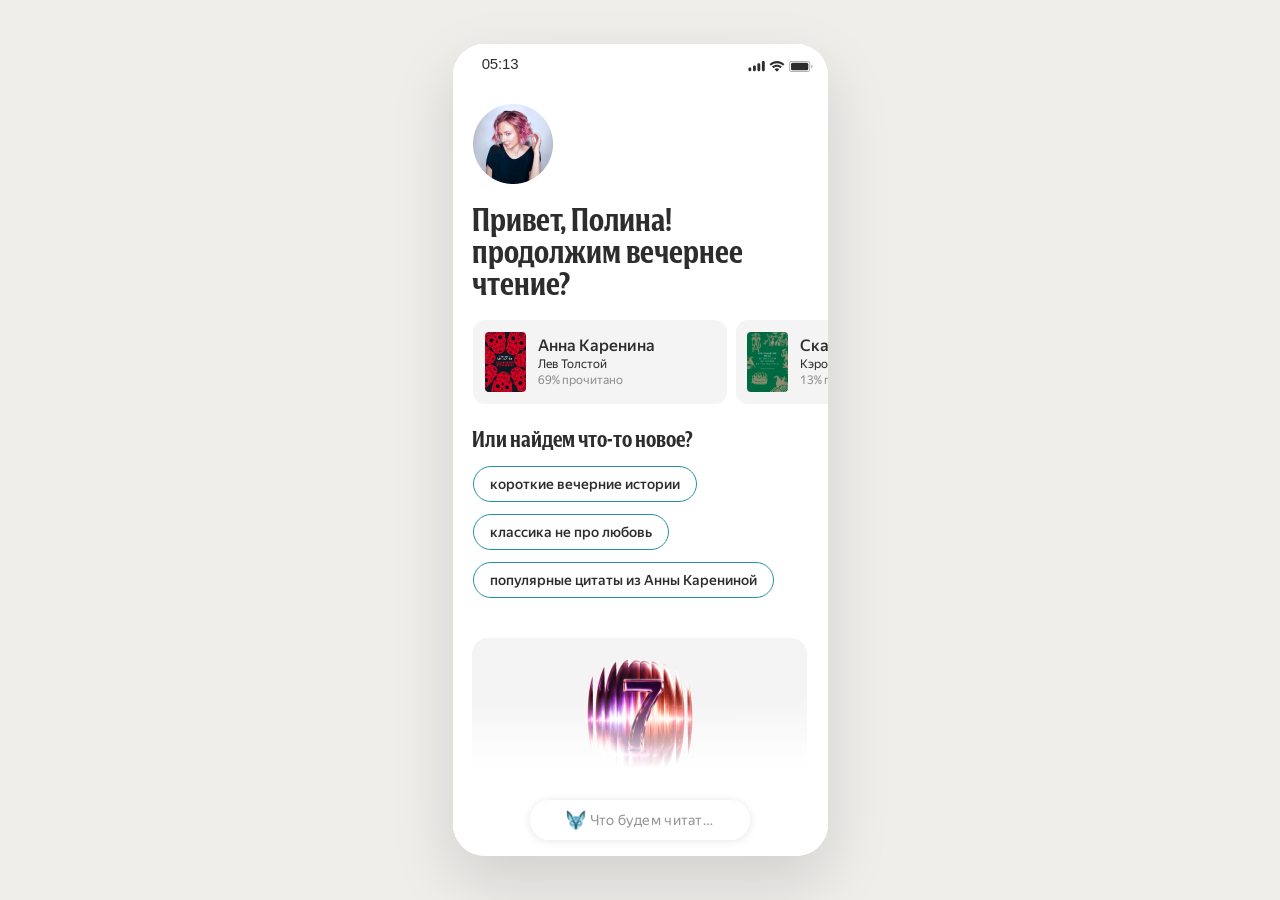
<file: index.html>
<!doctype html><html lang="ru"><meta charset="utf-8"><meta name="viewport" content="width=device-width,initial-scale=1,viewport-fit=cover"><title>Книги — живая лента</title><link rel="stylesheet" href="style.css?v=2e64ebf5f9"><link rel="stylesheet" href="ui-v2.css?v=5c778b6b03"><link rel="stylesheet" href="carousels.css?v=7c44cdc87c">
<link rel="stylesheet" href="refinements.css?v=cc8bafafff"><main class="stage"><aside><div class="eyebrow">ЯНДЕКС КНИГИ · КОНЦЕПТ</div><h1>Чтение<br>одной лентой</h1><p>Книга, вопросы и новые истории — в одном потоке.</p><nav id="scenarios" aria-label="Сценарии прототипа"></nav><small>375 × 812 · листайте внутри экрана<br>Нажмите на текст, чтобы вернуть управление</small><button id="reset" class="reset">Начать заново ↺</button></aside><div id="shell"><div id="phone"><div id="scroll"><div id="feed"></div></div><div id="status"><span>05:13</span><span>▮▮▮ ᯤ ▰</span></div><header id="bookbar"><button id="collapse" aria-label="Свернуть книгу">⌄</button><div><b id="booktitle">Анна Каренина</b><span id="author">Лев Толстой</span></div><button id="settings" aria-label="Настройки чтения">☷</button><button id="more" aria-label="Меню книги">•••</button></header><footer id="footer"><div id="mini" hidden><span><b>Дама с собачкой</b><br>Антон Чехов</span><button id="resume">К чтению</button></div><div id="progress"><i></i></div><div class="controlrow"><button id="spark" class="round" aria-label="Количество ИИ-вставок">✦</button><button id="ask">Что будем читать?</button><div id="audio" hidden><button id="rewind" aria-label="Назад 15 секунд">↶<small>15</small></button><button id="play" aria-label="Пауза">Ⅱ</button><button id="forward" aria-label="Вперёд 30 секунд">↷<small>30</small></button></div></div><div id="context"></div></footer><button id="floating" aria-label="Показать управление">✦</button><div id="shade" hidden></div><section id="sheet" hidden aria-modal="true" role="dialog"><div class="handle"></div><button id="close" aria-label="Закрыть">×</button><div id="sheetbody"></div></section><div id="toast" role="status"></div></div></div><div class="hint">От приветствия — к следующей книге.<br>Все переходы доступны в меню слева.</div></main><script src="data.js?v=9e923ca896"></script><script src="app.js?v=10cc58822e"></script><script src="ui-v2.js?v=d427900785"></script><script src="carousels.js?v=af8f767360"></script><script src="refinements.js?v=6250808459"></script></html>
</file>
<file: style.css>
@font-face{font-family:YS;src:url('fonts/YSText.ttf')}@font-face{font-family:YS;src:url('fonts/YSText-Medium.ttf');font-weight:500}@font-face{font-family:Books;src:url('fonts/YSBooks.otf')}@font-face{font-family:Books;src:url('fonts/YSBooks-Semibold.otf');font-weight:600}@font-face{font-family:Literata;src:url('fonts/Literata.ttf');font-weight:100 900}*{box-sizing:border-box}body{margin:0;background:#efeeeb;color:#292929;font-family:YS,Arial,sans-serif}button,input,textarea{font:inherit}button{cursor:pointer;border:0;color:inherit}button:focus-visible{outline:2px solid #008f9b;outline-offset:3px}button:active{transform:scale(.97)}.stage{display:flex;gap:80px;align-items:center;justify-content:center;min-height:100vh;padding:40px}aside{width:270px}.eyebrow{font-size:11px;letter-spacing:1.6px;color:#777}h1{font-family:Books;font-size:46px;line-height:1.05;font-weight:600;margin:26px 0 16px}aside p{color:#777;font-size:15px;line-height:1.45;margin-bottom:26px}nav{display:flex;flex-direction:column;gap:3px}nav button{text-align:left;background:none;padding:9px 12px;border-radius:10px;color:#777;font-size:14px}nav button.active{background:#fff;color:#222}nav button span{display:inline-block;width:25px;font-size:11px;opacity:.5}aside small{display:block;font-size:11px;line-height:1.6;color:#999;margin-top:24px}.reset{background:none;color:#777;padding:18px 0;font-size:12px}#shell{width:375px;height:812px;flex-shrink:0;position:relative;box-shadow:0 25px 65px #0002;border-radius:32px;overflow:hidden}#phone{width:375px;height:812px;background:var(--paper,#fff);position:relative;overflow:hidden;--ink:#303030;color:var(--ink)}#scroll{height:812px;overflow-y:auto;overflow-x:hidden;scrollbar-width:none;overscroll-behavior:contain;touch-action:pan-y}#scroll::-webkit-scrollbar{display:none}#feed{padding-top:40px;padding-bottom:110px}.section{position:relative;width:375px;flex-shrink:0}.node{position:absolute;box-sizing:border-box}.text{white-space:pre-wrap;overflow:visible}.art{object-fit:fill;display:block}.hot{position:absolute;background:transparent;border:0;padding:0;z-index:3}.hot:hover{background:#008b9808;border-radius:10px}#status{height:40px;position:absolute;top:0;left:0;width:375px;background:var(--paper,#fff);display:flex;align-items:center;justify-content:space-between;padding:0 27px;font-family:Arial;font-size:15px;z-index:15}#bookbar{position:absolute;top:40px;left:16px;right:16px;height:50px;display:flex;gap:8px;align-items:center;padding:8px 12px;background:color-mix(in srgb,var(--paper,#fff) 90%,#eee);border-radius:18px;box-shadow:0 1px 10px #0001;z-index:12;transition:transform .24s,opacity .24s}#bookbar button{border-radius:50%;width:32px;height:32px;flex-shrink:0;background:#eaeaea;font-size:20px}#bookbar>div{flex:1;font-size:14px;line-height:18px}#bookbar b{font-weight:500}#bookbar span{display:block;font-size:12px;color:#999}#footer{position:absolute;bottom:0;width:375px;padding:75px 16px 12px;background:linear-gradient(transparent,var(--paper,#fff) 45%);z-index:12;transition:transform .24s,opacity .24s}#footer.home{padding-top:20px}#progress{height:4px;background:#d8d8d8;border-radius:2px;margin:0 0 12px;overflow:hidden}#progress i{display:block;width:55%;height:100%;background:#666}.controlrow{display:flex;align-items:center;gap:8px;height:36px}.round,#audio button{background:#fafafa;border-radius:50%;width:36px;height:36px;box-shadow:0 1px 8px #0001;flex-shrink:0;font-size:22px}#ask{height:36px;border-radius:30px;text-align:left;padding:0 16px;background:#fafafa;box-shadow:0 1px 8px #0001;flex:1;min-width:0;overflow:hidden;text-overflow:ellipsis;white-space:nowrap;font-size:14px;color:#999}#audio{display:flex;gap:8px}#audio[hidden]{display:none}#audio button{position:relative;font-size:22px}#audio small{position:absolute;left:14px;bottom:5px;font-size:7px}#context{font-size:10px;color:#999;text-align:center;margin:12px 0 0;min-height:12px}#context:empty{display:none}#floating{display:none;position:absolute;bottom:35px;left:16px;border-radius:50%;width:44px;height:44px;background:#fafafae8;box-shadow:0 1px 9px #0001;font-size:25px;z-index:11}.hidden-controls #bookbar{transform:translateY(-100px);opacity:0;pointer-events:none}.hidden-controls #footer{transform:translateY(180px);opacity:0;pointer-events:none}.hidden-controls #floating{display:block}#bookbar[hidden]{display:none}#shade{position:absolute;inset:0;background:#0004;z-index:30}#sheet{position:absolute;bottom:0;left:0;width:375px;max-height:700px;overflow:auto;background:var(--paper,#fff);z-index:31;border-radius:24px 24px 0 0;padding:30px 20px 34px;box-shadow:0 -8px 50px #0001}#sheet[hidden],#shade[hidden]{display:none}.handle{position:absolute;top:10px;width:36px;height:4px;background:#ccc;border-radius:3px;left:170px}#close{position:absolute;top:21px;right:16px;background:#f1f1f1;border-radius:50%;font-size:24px;width:32px;height:32px}#sheet h2{font-family:Books;font-size:28px;font-weight:600;margin:8px 30px 20px 0}#sheet h3{font-weight:500;font-size:16px;margin:24px 0 12px}#sheet p{font-size:14px;line-height:1.5;color:#777}#sheet input[type=range]{width:100%;accent-color:#555}#sheet textarea{width:100%;min-height:90px;resize:vertical;border:1px solid #ddd;border-radius:16px;background:var(--paper,#fff);color:inherit;padding:14px;outline-color:#008b98}#sheet .pill{background:#f2f2f2;padding:12px 16px;border-radius:24px;margin:4px 4px 4px 0;font-size:14px}.primary{background:#303030;color:#fff;border-radius:24px;width:100%;padding:14px;margin-top:16px}.sheet-row{display:flex;gap:8px;align-items:center;justify-content:space-between;margin:16px 0}.sheet-row button{border-radius:12px;padding:12px;flex:1;background:#f3f3f3}.sheet-row button.selected{outline:2px solid #555}#toast{position:absolute;left:25px;right:25px;bottom:170px;border-radius:18px;background:#303030ee;color:#fff;text-align:center;padding:12px;font-size:13px;z-index:40;opacity:0;pointer-events:none;transition:opacity .2s}#toast.on{opacity:1}#mini{background:#f5f5f5;border-radius:18px;padding:12px;font-size:12px;display:flex;justify-content:space-between;margin-bottom:12px}#mini[hidden]{display:none}#mini button{padding:8px 12px;border-radius:20px;background:white}.hint{position:absolute;bottom:16px;right:24px;font-size:11px;color:#aaa;line-height:1.5}.reply{padding:20px 20px 24px;background:#f4f4f4;margin:16px 20px;border-radius:18px;width:335px;font-size:15px;line-height:1.5;position:relative}.reply h3{font-family:Books;font-size:24px;margin:0 0 12px}.reply small{color:#008b98}.reply button{background:white;border-radius:22px;padding:10px 14px;margin-top:12px}.rating{display:flex;gap:8px;position:absolute;left:36px;top:137px;z-index:6}.rating button{font-size:29px;background:transparent;color:#bbb;padding:0;width:40px}.rating button.chosen{color:#eaba3b}.reader p{margin:0 20px 24px;font-family:Literata,Georgia,serif;font-size:21px;line-height:31px}.reader{padding-top:20px;height:auto!important;min-height:0!important;padding-bottom:8px}@media(max-width:800px){.stage{gap:24px;padding:20px}aside{width:200px}.hint{display:none}}@media(max-width:620px){.stage{display:block;padding:0;min-height:100dvh;background:white}aside{display:none}#shell{border-radius:0;box-shadow:none;margin:0 auto}body{background:white}}@media(prefers-reduced-motion:reduce){*{scroll-behavior:auto!important;transition:none!important}}
 #densityInline{margin:-34px 0 0 44px;height:66px;position:relative}#densityInline[hidden]{display:none}#densityInline input{width:299px;height:22px;accent-color:#666;background:#eee}#densityInline p{color:#008b98;margin:14px 0 0;font-size:11px;text-align:center}#ask[hidden]{display:none}
#morning{height:610px;position:relative}#morning[hidden]{display:none}#morning h2{font:600 32px/32px Books;margin:20px 20px 24px}#morning h3{font:600 22px Books;margin:20px}.shelf{overflow-x:auto;scrollbar-width:none;height:192px;margin-left:20px;width:355px}.shelf img{height:192px;width:1024px;max-width:none;cursor:pointer}.shelf-labels{display:flex;gap:20px;margin:8px 20px;font-size:12px}.shelf-labels span{width:130px;flex-shrink:0}
@media(min-width:621px){body{overflow:hidden}.stage{height:100dvh;min-height:0;padding:20px}aside{max-height:calc(100dvh - 40px);overflow:auto;scrollbar-width:none}}.reader p{font-optical-sizing:none}
.shelf img{width:auto}.section .art{object-fit:fill}#morning .shelf img{width:auto}
.rating{left:60px;top:151px;gap:4px}.rating button{width:48px;height:48px;font-size:43px;line-height:48px}
</file>
<file: ui-v2.css>
/* Exact source geometry: 375×812, panels at x16, 343px wide. */
:root{--elements:#2d2d2d;--elements50:rgba(45,45,45,.5);--elements5:rgba(45,45,45,.05);--glass:rgba(255,255,255,.7)}
#phone{color:var(--elements)}.glass,#bookbar,#mini{background:var(--glass);border:0;box-shadow:0 1px 10px rgba(0,0,0,.1),inset .4px .4px .8px rgba(255,255,255,.5);backdrop-filter:blur(24px) saturate(1.08);-webkit-backdrop-filter:blur(24px) saturate(1.08)}
.ui-icon{display:block;width:auto;height:auto;flex-shrink:0;pointer-events:none}button .ui-icon{max-width:20px;max-height:20px}button:active{transform:none}.hot:hover{background:transparent}
#bookbar{height:50px;left:16px;right:16px;top:40px;border-radius:16px;padding:9px 12px;gap:8px;color:var(--elements)}#bookbar button{display:flex;align-items:center;justify-content:center;padding:6px;width:32px;height:32px;background:#eaeaea;border-radius:1000px}#bookbar #collapse{margin-right:4px}#bookbar .book-label{flex:1;min-width:0;font-size:14px;line-height:17px;letter-spacing:.14px}#bookbar .book-label b{display:block;font-weight:500;white-space:nowrap;overflow:hidden;text-overflow:ellipsis}#bookbar .book-label span{font-size:12px;line-height:14px;letter-spacing:.24px;color:var(--elements50);margin-top:2px}#bookbar .header-spacer{width:32px;flex:0 0 32px}
#footer,#footer.home{position:absolute;bottom:0;height:160px;padding:0;background:linear-gradient(179.7527deg,rgba(255,255,255,0) .50067%,#fff 45.051%);pointer-events:none;overflow:visible}#footer button,#footer input,#footer form,#footer #densityInline{pointer-events:auto}#footer .controlrow{position:absolute;left:16px;right:16px;bottom:43px;height:36px;display:flex;gap:8px;align-items:center}#footer .round,#audio button{width:36px;height:36px;border-radius:1000px;display:flex;align-items:center;justify-content:center;position:relative;padding:8px;flex-shrink:0;box-shadow:0 1px 10px #0000001a}#footer .round[hidden]{display:none}
#queryForm{display:flex;align-items:center;justify-content:center;gap:8px;height:36px;min-width:0;flex:1;border-radius:1000px;padding:9px 16px;position:relative}#queryForm[hidden]{display:none}#ask{background:transparent!important;box-shadow:none!important;border:0;border-radius:0;display:block;width:100%;height:18px;min-height:0;padding:0!important;font:400 14px/17px YS,Arial,sans-serif;letter-spacing:.28px;text-align:center;color:var(--elements);outline:none!important;flex:1;min-width:0;white-space:nowrap;text-overflow:ellipsis}#ask::placeholder{color:var(--elements50);opacity:1}#ask:focus{text-align:left}#discoverySpark{display:flex;align-items:center;justify-content:center;width:16px;height:16px;flex-shrink:0}#discoverySpark .ui-icon{width:16px;height:16px}#discoverySpark[hidden]{display:none}#sendInline{background:var(--elements);color:white;width:24px;height:24px;border-radius:50%;padding:0;font:19px/24px Arial;flex-shrink:0;margin-right:-10px}#sendInline[hidden]{display:none}
#audio{display:flex;gap:8px}#audio[hidden]{display:none}#audio small{font:800 8px/10px YS;position:absolute;color:#22201f;top:19px;bottom:auto}#rewind small{left:8px}#forward small{left:18px}#context{position:absolute;left:16px;bottom:16px;width:343px;height:15px;font:400 11px/15px YS;letter-spacing:0;margin:0;text-align:center;color:var(--elements50)}#context:empty{display:none}
#progress{position:absolute;left:16px;right:16px;bottom:90px;height:4px;margin:0;background:linear-gradient(to right,#666 var(--progress,55%),#d8d8d8 var(--progress,55%));border-radius:2px;overflow:visible;pointer-events:auto;z-index:3}#progress[hidden]{display:none}#seek{display:block;position:absolute;left:0;top:-8px;width:343px;height:20px;margin:0;padding:0;appearance:none;-webkit-appearance:none;background:transparent;border:none;cursor:pointer;outline:none}#seek::-webkit-slider-runnable-track{height:4px;background:transparent;border-radius:2px}#seek::-webkit-slider-thumb{appearance:none;-webkit-appearance:none;width:12px;height:12px;margin-top:-4px;border:0;border-radius:50%;background:transparent;transition:background .12s;cursor:grab}#progress:hover #seek::-webkit-slider-thumb,#progress.dragging #seek::-webkit-slider-thumb,#seek:focus-visible::-webkit-slider-thumb{background:#666}#seek::-moz-range-track{background:transparent;height:4px}#seek::-moz-range-thumb{width:12px;height:12px;border:0;border-radius:50%;background:transparent}#progress:hover #seek::-moz-range-thumb,#progress.dragging #seek::-moz-range-thumb{background:#666}
#footer #densityInline{margin:0;position:relative;display:block;flex:1;width:299px;height:36px;border-radius:1000px;padding:8px}#footer #densityInline[hidden]{display:none}.density-track{position:absolute;inset:8px;border-radius:20px;background:var(--elements5);overflow:hidden}.density-track #densityFill{height:20px;width:100%;background:linear-gradient(90deg,rgba(45,45,45,.35),#777);border-radius:20px 0 0 20px}.density-track>img{position:absolute;left:23px;top:4px;width:auto;height:auto;pointer-events:none}#densityInline input{appearance:none;-webkit-appearance:none;position:absolute;inset:0;width:299px;height:36px;background:transparent;margin:0;padding:0 8px;border-radius:1000px;outline:none;cursor:pointer}#densityInline input::-webkit-slider-runnable-track{background:transparent;height:20px}#densityInline input::-webkit-slider-thumb{appearance:none;-webkit-appearance:none;height:24px;width:24px;border:0;border-radius:50%;background:#fff;box-shadow:0 1px 10px #0000001a;margin-top:-2px}#densityInline input::-moz-range-track{background:transparent;height:20px}#densityInline input::-moz-range-thumb{height:24px;width:24px;border:0;border-radius:50%;background:#fff;box-shadow:0 1px 10px #0000001a}#context.density-caption{color:#027d88;bottom:14px}
#phone.home-mode .controlrow{height:40px;bottom:16px;left:77.5px;right:77.5px}#phone.home-mode #queryForm{height:40px;width:220px;flex:none;padding:9px 16px}#phone.home-mode #ask{flex:0 1 auto;width:128px}#phone.home-mode #spark{display:none}#phone.home-mode #discoverySpark{display:flex}
#mini{position:absolute;bottom:68px;left:16px;width:343px;height:64px;border-radius:16px;display:flex;align-items:center;gap:12px;padding:10px 12px;margin:0;text-align:left}#mini[hidden]{display:none}#miniCover{width:29.334px;height:44px;border-radius:6px;object-fit:cover;flex-shrink:0}.mini-title{display:flex;flex:1;min-width:0;flex-direction:column;gap:2px;white-space:nowrap;overflow:hidden}.mini-title b{font-size:14px;line-height:17px;letter-spacing:.14px;font-weight:500;overflow:hidden;text-overflow:ellipsis}.mini-title small{font-size:12px;line-height:14px;letter-spacing:.24px;color:var(--elements50)}.mini-spacer{flex:0 0 8px}.mini-cta{display:flex;align-items:center;justify-content:center;height:32px;background:#2d2d2d;color:#fff;font:500 14px/17px YS;white-space:nowrap;border-radius:1000px;padding:0 16px;flex-shrink:0}
#discovery{position:absolute;left:0;top:40px;width:375px;height:772px;background:#fff;z-index:5;overflow:hidden;color:#2d2d2d}#discovery[hidden]{display:none}.discovery-avatar{position:absolute;left:20px;top:20px;width:64px;height:64px;object-fit:cover;border-radius:50%}#discovery h2{position:absolute;left:20px;top:104px;margin:0;width:335px;font:600 32px/32px Books;letter-spacing:0}#discovery h3{position:absolute;left:20px;top:456px;margin:0;font:500 22px/26px Books}.discovery-recs,.discovery-saved{position:absolute;left:0;top:188px;width:375px;overflow-x:auto;scrollbar-width:none}.discovery-saved{top:494px}.discovery-columns{display:flex;gap:8px;padding:0 20px;width:max-content}.discovery-book{padding:0;background:none;display:flex;flex-direction:column;gap:8px;width:128px;flex-shrink:0;text-align:left;color:#2d2d2d}.discovery-book>img{width:128px;height:192px;border-radius:8px;object-fit:cover}.discovery-book>span{width:120px;font:500 14px/17px YS;letter-spacing:.14px}.discovery-mode #floating{display:none}
#floating{width:36px;height:36px;bottom:43px;padding:8px}#phone.hidden-controls:not(.editing) #floating{display:flex;align-items:center;justify-content:center}#phone.hidden-controls.editing #bookbar,#phone.hidden-controls.editing #footer{transform:none;opacity:1;pointer-events:auto}
#iosKeyboard{position:absolute;left:0;bottom:0;width:375px;height:291px;background:#d1d5db;z-index:20;font-family:-apple-system,BlinkMacSystemFont,'Arial',sans-serif;padding:39px 3px 0;box-shadow:0 -.5px 0 #0002;user-select:none}#iosKeyboard[hidden]{display:none}.keyboard-accessory{height:31px;position:absolute;left:0;right:0;top:0;background:#eceef0;display:flex;justify-content:flex-end;align-items:center;padding-right:15px}.keyboard-accessory button{background:none;color:#606469;font:22px Arial;padding:0 6px}.key-row{display:flex;justify-content:center;gap:5px;margin-bottom:11px;height:42px}.key-row button{display:flex;align-items:center;justify-content:center;flex:1;min-width:0;max-width:37px;background:#fff;color:#111;border-radius:5px;box-shadow:0 1px 0 #85888e;font:23px Arial;padding:0}.key-row.row-1{padding:0 8px;gap:5px}.key-row.row-2{gap:5px}.key-row button.modifier{background:#aeb3bd;font-size:21px;flex:1.3;max-width:43px}.key-row.bottom-row{height:42px;margin-top:0;margin-bottom:0}.bottom-row button.modifier{font-size:15px}.bottom-row .language{font-size:23px}.bottom-row button.space{flex:4;max-width:none;font-size:16px}.bottom-row button.return{max-width:none;flex:2.3;background:#aeb3bd;font-size:13px}.keyboard-bottom{display:flex;align-items:center;justify-content:space-between;padding:13px 17px 0;color:#222;font-size:22px}.home-indicator{position:absolute;bottom:8px;left:120px;width:135px;height:5px;border-radius:3px;background:#111}.editing #footer{bottom:291px;z-index:21}.editing #mini{display:none}.editing #footer .controlrow{left:16px;right:16px;height:36px;bottom:16px}.editing #queryForm{width:auto!important;flex:1!important;height:36px!important}.editing #ask{width:100%!important;flex:1!important;text-align:left}.editing #context{display:none}.editing #discoverySpark{display:none!important}.editing #footer #spark{display:flex}.editing #floating{display:none!important}
.native-ios.editing #footer{bottom:var(--native-keyboard-height,0px)}
#sendInline{display:none!important}
@font-face{font-family:Books;src:url('fonts/YSBooks-Medium.otf');font-weight:500}@font-face{font-family:YS;src:url('fonts/YSText-Heavy.ttf');font-weight:800}#status .text{font-family:-apple-system,BlinkMacSystemFont,Arial,sans-serif!important;font-weight:500!important;letter-spacing:-.165px}
.density-track #densityFill{background:#2d2d2d}
.density-ticks{position:absolute;inset:0;pointer-events:none}.density-ticks span{position:absolute;top:6px;width:1px;height:8px;border-radius:.5px;background:#c9c9c9}.density-ticks.filled-ticks{clip-path:inset(0 calc(100% - var(--density,100%)) 0 0)}.filled-ticks span{background:#fff}
.hidden-controls.density-mode #footer{transform:none;opacity:1;pointer-events:none}.hidden-controls.density-mode #floating{display:none!important}
/* A single, stationary sparkle button; the other controls animate behind it. */
.hidden-controls.density-mode #footer{transform:translateY(180px);opacity:0;pointer-events:none}
.hidden-controls.density-mode #footer:has(#densityInline:not([hidden])){transform:none;opacity:1}
#spark.persistent-spark{position:absolute;left:16px;bottom:43px;width:36px;height:36px;border-radius:1000px;padding:8px;display:flex;align-items:center;justify-content:center;z-index:16;transition:bottom .24s;box-shadow:0 1px 10px #0000001a}
#spark.persistent-spark[hidden],.home-mode #spark.persistent-spark{display:none}.spark-space{width:36px;height:36px;flex:0 0 36px}.home-mode .spark-space{display:none}
#iosKeyboard{height:217px;padding:8px 3px}.keyboard-accessory,.keyboard-bottom,.home-indicator{display:none!important}#iosKeyboard>.key-row:last-child{margin-bottom:0}
.editing #footer{bottom:217px}.editing #spark.persistent-spark{bottom:233px}.native-ios.editing #spark.persistent-spark{bottom:calc(var(--native-keyboard-height,0px) + 16px)}
</file>
<file: carousels.css>
.horizontal-carousel{overflow-x:auto!important;overflow-y:hidden!important;scrollbar-width:none;overscroll-behavior-x:contain;cursor:grab;touch-action:pan-x pan-y;user-select:none}.horizontal-carousel::-webkit-scrollbar{display:none}.horizontal-carousel.is-dragging,.horizontal-carousel.is-dragging *{cursor:grabbing!important}.horizontal-carousel img{user-select:none;-webkit-user-drag:none}.clickable-source{cursor:pointer}
.hero-carousel{display:flex;gap:12px;align-items:start}.hero-item{display:flex;flex:0 0 60px;align-items:center;flex-direction:column;gap:6px;width:60px;height:80px;border:0;padding:0;background:none;color:#2d2d2d}.hero-item img{display:block;width:60px;height:60px;min-width:60px;border-radius:50%;object-fit:cover;overflow:hidden}.hero-item span{font:500 12px/14px YS;letter-spacing:.12px;text-align:center;white-space:nowrap}
.cinema-heading{position:absolute;left:20px;top:20px;margin:0;font:500 22px/26px Books;color:#2d2d2d}
.books-section>h3{position:absolute;left:20px;top:20px;margin:0;font:500 22px/26px Books;color:#2d2d2d}.book-carousel{position:absolute;left:0;top:58px;width:375px;display:flex;gap:8px;padding:0 20px;height:284px;align-items:start}.book-option{display:flex;flex:0 0 128px;width:128px;flex-direction:column;gap:8px;border:0;background:none;padding:0;text-align:left;color:#2d2d2d}.book-option img{width:128px;height:192px;object-fit:cover;border-radius:8px;display:block}.book-option span{width:120px;font:500 14px/16px YS;letter-spacing:.14px}
</file>
<file: refinements.css>
.stage>aside,.stage>.hint{display:none}.stage{justify-content:center;gap:0}#headerMask{position:absolute;left:0;right:0;top:0;height:56px;background:var(--paper,#fff);z-index:11;pointer-events:none}#headerMask[hidden]{display:none}#rewind:disabled{opacity:.5;cursor:default;pointer-events:none}.carousel-tail{pointer-events:none}
#discovery{overflow-y:auto;overflow-x:hidden;scrollbar-width:none;padding:20px 0 170px;display:flex;flex-direction:column;align-items:stretch}#discovery[hidden]{display:none}#discovery .discovery-avatar{position:static;flex:0 0 64px;margin:0 0 0 20px}#discovery h3{position:static;margin:20px 20px 8px;font:500 22px/26px Books;flex:none}#discovery .discovery-shelf{display:flex;gap:8px;padding:0 20px;width:375px;flex:none;align-items:flex-start;box-sizing:border-box}#discovery .discovery-book{border:0;flex:0 0 128px}#discovery .discovery-book>span{white-space:pre-line;display:-webkit-box;-webkit-line-clamp:3;-webkit-box-orient:vertical;overflow:hidden;line-height:17px;height:51px}#discovery .started-shelf{gap:7px}.started-book{display:flex;align-items:center;flex:0 0 225.5px;width:225.5px;height:74.3px;gap:10.6px;padding:10.6px;background:#f4f4f4;border:0;border-radius:10.6px;text-align:left;color:#2d2d2d}.started-book>img{width:36.3px;height:53.1px;object-fit:cover;flex:none}.started-book>span{display:flex;flex-direction:column;min-width:0;gap:1px}.started-book b{font:500 14.15px/17px YS;white-space:nowrap;overflow:hidden;text-overflow:ellipsis}.started-book small{font:400 10.6px/13px YS;white-space:nowrap}.started-progress{color:#999}#mini{bottom:72px}
/* One viewport spans the screen; content padding belongs to the items. */
#discovery h3{margin-top:32px}#discovery .discovery-avatar+h3{margin-top:20px}#discovery .discovery-book>span{width:128px}.cover-frame{position:relative;display:block!important;flex:none;width:128px!important;height:192px!important;border-radius:8px;overflow:hidden}.cover-frame img{display:block;width:100%;height:100%;object-fit:cover;border-radius:inherit}.cover-frame.light-cover:after{content:'';position:absolute;inset:0;background:rgba(0,0,0,.05);pointer-events:none}.book-intro{padding:48px 20px 24px}.book-intro h2{margin:0 0 8px;font:600 28px/34px Books}.book-intro p{margin:0;font:400 14px/17px YS;color:#999}
#footer .controlrow{transition:left .3s ease,right .3s ease,bottom .3s ease,height .3s ease,gap .3s ease}#queryForm{transition:width .3s ease,height .3s ease,padding .3s ease}#spark.persistent-spark{transition:left .3s ease,bottom .3s ease,opacity .24s ease}#phone.home-mode #spark.persistent-spark{display:flex;left:83.5px;bottom:18px;box-shadow:none;background:transparent;backdrop-filter:none;-webkit-backdrop-filter:none}#phone.home-mode #spark.persistent-spark .ui-icon{width:16px;height:16px}#phone.home-mode #discoverySpark{visibility:hidden}#phone.editing #spark.persistent-spark{left:16px;bottom:233px;background:var(--glass);box-shadow:0 1px 10px #0000001a}#phone.editing #spark.persistent-spark .ui-icon{width:20px;height:20px}#phone.discovery-mode #spark.persistent-spark[hidden]{display:flex}.native-ios.editing #spark.persistent-spark{bottom:calc(var(--native-keyboard-height,0px) + 16px)!important}#scroll{touch-action:pan-x pan-y}
#phone:not(.home-mode) #queryForm{flex:none;width:255px}#phone:not(.home-mode).audio-mode #queryForm{width:167px}#phone.editing #queryForm{flex:none!important;width:299px!important}#phone:not(.home-mode) #queryForm[hidden]{display:none}#startAudio,#audio{animation:controls-appear .24s ease}@keyframes controls-appear{from{opacity:0}to{opacity:1}}
/* Book opening typography: 4079:21634 / 4108:3182 and 4109:3187. */
.book-intro,.book-heading{padding:20px;color:#2d2d2d}.book-intro{padding-top:48px}.book-title-author{display:flex;flex-direction:column;gap:8px}.book-intro h2,.book-heading h2{font:600 32px/32px Books!important;margin:0!important;text-align:left;white-space:nowrap}.book-author{font:400 20px/20px Books}.book-chapter{font:400 14px/15px YS;color:rgba(45,45,45,.5);margin-top:12px}
#rewind:disabled{opacity:.3;pointer-events:auto;cursor:default}
/* Open keyboard: 4109:3193, adapted to the Russian key layout. */
#iosKeyboard{height:290px;padding:8px 3px;background:#d1d3d9;box-shadow:none;backdrop-filter:blur(54px)}#iosKeyboard .key-row{height:42px;gap:6px;margin-bottom:12px}#iosKeyboard .key-row button{font:400 22px/28px -apple-system,BlinkMacSystemFont,Arial,sans-serif;letter-spacing:.35px;border-radius:4.6px;box-shadow:0 1px 0 #0000004d}#iosKeyboard .row-1{padding:0 8px}#iosKeyboard .icon-key{flex:0 0 42px;max-width:42px;background:transparent;box-shadow:none;padding:0}#iosKeyboard .icon-key .ui-icon{width:42px;height:43px;max-width:none;max-height:none}#iosKeyboard .bottom-row{margin-top:12px;margin-bottom:0;gap:6px}#iosKeyboard .bottom-row>button{font-size:16px;line-height:21px;letter-spacing:-.32px;background:white}#iosKeyboard .bottom-row>.modifier,#iosKeyboard .bottom-row>.return{flex:0 0 91px;max-width:91px}#iosKeyboard .bottom-row>.space{flex:1;max-width:none;font-size:22px;line-height:28px;letter-spacing:.35px}.keyboard-tools{position:absolute;left:31px;right:31px;top:235px;display:flex;align-items:start;justify-content:space-between}.keyboard-tools button{width:27px;height:27px;padding:0;background:none}.keyboard-tools button .ui-icon{width:27px;height:27px;max-width:none;max-height:none}.keyboard-tools>span{width:19px;height:28px}.keyboard-indicator{position:absolute;bottom:8px;left:120.5px;width:134px;height:5px;background:#22201f;border-radius:100px}
#keyboardSend{display:none;height:36px;padding:0 16px;border-radius:1000px;background:#2d2d2d;color:white;flex:none;font:500 14px/17px YS;letter-spacing:.14px}#phone.editing #keyboardSend{display:block}#phone.editing #footer{bottom:259px}#phone.editing #footer .controlrow{bottom:43px}#phone.editing #spark.persistent-spark{bottom:302px}#phone.editing #queryForm{width:186px!important;flex:1!important}#phone.editing #context{display:none}.native-ios.editing #footer{bottom:var(--native-keyboard-height,0px)!important}.native-ios.editing #footer .controlrow{bottom:16px}.native-ios.editing #spark.persistent-spark{bottom:calc(var(--native-keyboard-height,0px) + 16px)!important}
#phone.editing #footer{bottom:290px}#phone.editing #footer .controlrow{bottom:12px}#phone.editing #spark.persistent-spark{z-index:22}
/* The keyboard and the complete question bar travel as one stack. */
#footer{transition:bottom .32s cubic-bezier(.22,.7,.25,1),transform .24s,opacity .24s,clip-path .32s;clip-path:inset(-40px -20px 0)}#phone.editing #footer{bottom:259px;clip-path:inset(-40px -20px 31px)}#phone.editing #footer .controlrow{bottom:43px}#spark.persistent-spark{transition:left .32s cubic-bezier(.22,.7,.25,1),bottom .32s cubic-bezier(.22,.7,.25,1),opacity .24s}#phone.editing #spark.persistent-spark{bottom:302px}#iosKeyboard,#iosKeyboard[hidden]{display:block;transform:translateY(100%);visibility:hidden;transition:transform .32s cubic-bezier(.22,.7,.25,1),visibility 0s .32s;pointer-events:none}#phone.editing #iosKeyboard{transform:translateY(0);visibility:visible;transition-delay:0s;pointer-events:auto}.native-ios #iosKeyboard{display:none!important}
#footer .controlrow{gap:0}#queryForm{margin-left:8px;transition:width .32s cubic-bezier(.22,.7,.25,1),padding .32s,height .32s}#phone.editing #queryForm{flex:none!important;width:186px!important}#phone.home-mode:not(.editing) #queryForm{margin-left:0}#densityInline{margin-left:8px!important}#startAudio,#audio{margin-left:8px;transition:width .24s,max-width .24s,opacity .18s,margin .24s,padding .24s}#phone.editing #startAudio,#phone.editing #startAudio[hidden],#phone.editing #audio,#phone.editing #audio[hidden]{display:flex!important;width:0;max-width:0;opacity:0;padding:0;overflow:hidden;margin-left:0;pointer-events:none}#keyboardSend{display:block;width:0;max-width:0;padding:0;opacity:0;overflow:hidden;white-space:nowrap;pointer-events:none;transition:width .24s,max-width .24s,padding .24s,margin .24s,opacity .18s}#phone.editing #keyboardSend{width:105px;max-width:105px;padding:0 16px;margin-left:8px;opacity:1;pointer-events:auto;transition-delay:.04s}#context,#progress{transition:opacity .18s}#phone.editing #context{display:block;opacity:0;pointer-events:none}#phone.editing #progress[hidden]{display:block;opacity:0;pointer-events:none}#ask{caret-color:#2d2d2d}
.native-ios.editing #footer{bottom:calc(var(--native-keyboard-height,290px) - 31px)!important}.native-ios.editing #footer .controlrow{bottom:43px!important}.native-ios.editing #spark.persistent-spark{bottom:calc(var(--native-keyboard-height,290px) + 12px)!important}
#phone.editing #progress #seek{pointer-events:none}
#phone.home-mode.editing .spark-space{display:block}
/* Editing contains only the empty input/caret and the Send button. */
#phone.editing #spark.persistent-spark{opacity:0;visibility:hidden;pointer-events:none}#phone.editing #discoverySpark{display:none!important}.spark-space{transition:width .24s,flex-basis .24s}#phone.editing .spark-space{width:0;flex-basis:0}#phone.editing #queryForm{width:230px!important;margin-left:0}
/* Lumen's original 24px head, with the source image's slight vertical overshoot. */
.lumen-head{position:relative;display:block;width:24px;height:24px;flex:none;pointer-events:none}.lumen-head img{position:absolute;left:50%;top:-2.5%;width:auto;height:106.25%;aspect-ratio:1;max-width:none;transform:translateX(-50%);object-fit:cover}#spark.persistent-spark{padding:6px}#phone.home-mode #spark.persistent-spark .lumen-head,#discoverySpark .lumen-head{width:20px;height:20px}#discoverySpark{width:20px;height:20px}.adaptation-action{width:max-content!important;display:flex;align-items:center;justify-content:center;padding:0 16px}
.player-space{flex:0 0 36px;width:36px;height:36px;margin-left:8px;transition:width .24s,flex-basis .24s,margin .24s}.audio-mode .player-space{width:124px;flex-basis:124px}.home-mode .player-space,.density-mode .player-space{display:none}#phone.editing .player-space{width:0;flex-basis:0;margin-left:0}
#audioDock{position:absolute;right:16px;bottom:43px;width:36px;height:36px;z-index:17;transition:width .24s,opacity .24s,transform .24s}#audioDock #audio,#audioDock #audio[hidden]{display:flex;position:absolute;right:0;top:0;width:124px;height:36px;gap:8px;margin:0;opacity:0;pointer-events:none;transition:opacity .18s}#audioDock #audio button{transition:transform .24s,opacity .18s}#audioDock #rewind{transform:translateX(88px)}#audioDock #play{transform:translateX(44px)}#audioDock #startAudio,#audioDock #startAudio[hidden]{display:flex;position:absolute;right:0;top:0;width:36px;height:36px;margin:0;padding:8px;align-items:center;justify-content:center;border-radius:1000px;opacity:1;pointer-events:auto;transition:opacity .18s .08s,transform .24s}#audioDock #startAudio .ui-icon{max-width:20px;max-height:20px}.audio-mode #audioDock{width:124px}.audio-mode #audioDock #audio{opacity:1;pointer-events:auto}.audio-mode #audioDock #audio button{transform:none}.audio-mode #audioDock #startAudio{opacity:0;pointer-events:none;transform:scale(.8);transition-delay:0s}.hidden-controls #audioDock{transform:translateY(180px);opacity:0;pointer-events:none}.hidden-controls.audio-mode #audioDock{transform:none;opacity:1;pointer-events:auto}.hidden-controls:not(.audio-mode) #audioDock #startAudio{pointer-events:none}#phone.home-mode #audioDock,#phone.editing #audioDock,#phone.density-mode #audioDock{opacity:0;visibility:hidden;pointer-events:none}#audioDock[aria-hidden="true"]{pointer-events:none}
[data-node="4079:21842"] .lumen-head{width:16px;height:16px}
/* Only the feed scrolls; off-screen keyboard content cannot scroll the phone shell. */
#phone,#shell{overflow:clip}
#audioDock #audio[aria-hidden="true"] button{pointer-events:none}
/* A disabled rewind fades out only while the reading panels are hidden. */
#phone.hidden-controls.audio-mode #audioDock #rewind:disabled{opacity:0;pointer-events:none}#audioDock #rewind{transition:transform .24s,opacity .2s}
/* Compact discovery field: a single centered head + placeholder group. */
#phone.home-mode:not(.editing) #spark.persistent-spark{opacity:0;visibility:hidden;pointer-events:none}#phone.home-mode:not(.editing) #discoverySpark{visibility:visible;display:flex;width:20px;height:20px}#phone.home-mode:not(.editing) #queryForm{gap:4px;justify-content:center}#phone.home-mode:not(.editing) #ask{flex:0 0 125px;width:125px;text-align:left}.context-action .text{font:500 14px/19px YS!important}
/* Pausing preserves hidden panels; only the collapsed Play button remains until scroll. */
#phone.hidden-controls.paused-dock #audioDock{transform:none;opacity:1;pointer-events:auto}#phone.hidden-controls.paused-dock #audioDock #startAudio{pointer-events:auto}
/* The standalone paused Play button fades in place on the next scroll. */
#phone.hidden-controls.paused-dock-origin #audioDock{transform:none}
/* Book captions determine shelf height, including after fonts finish loading. */
.books-section{height:auto!important;min-height:0!important;padding:20px 0 24px}.books-section>h3{position:static;margin:0 20px 12px}.books-section>.book-carousel{position:static;height:auto!important;padding-bottom:3px}.book-option>span:not(.cover-frame){flex:none;display:block;height:auto;max-height:none;overflow:visible}
</file>
